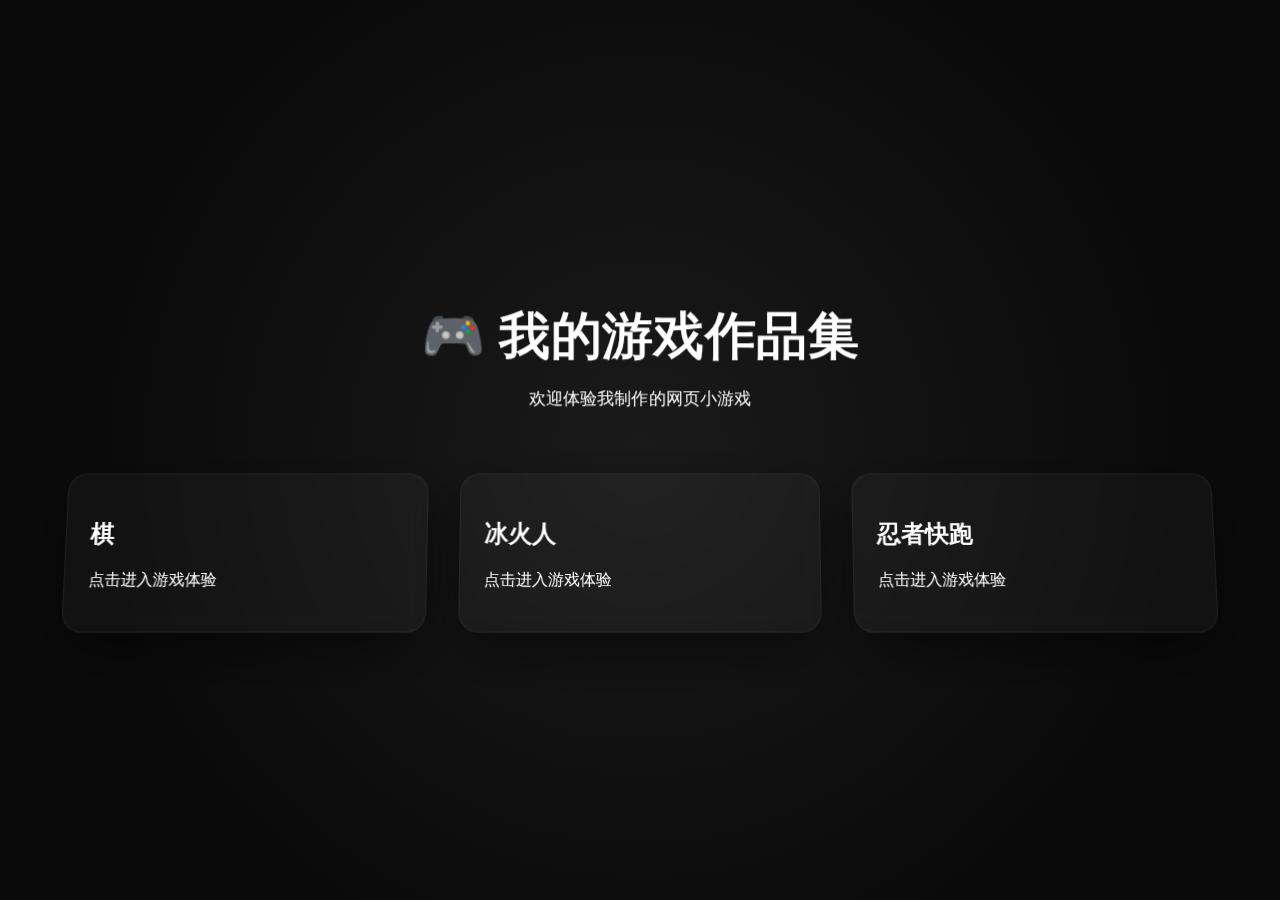
<file: index.html>
<!DOCTYPE html>
<html lang="zh">
<head>
  <meta charset="UTF-8" />
  <meta name="viewport" content="width=device-width, initial-scale=1.0"/>
  <title>我的游戏作品集</title>
  <link rel="stylesheet" href="style.css" />
</head>
<body>
  <header>
    <h1>🎮 我的游戏作品集</h1>
    <p>欢迎体验我制作的网页小游戏</p>
  </header>
  <main class="grid">
    <a class="card" href="games/TEST3/index.html" target="_blank">
      <h2>棋</h2>
      <p>点击进入游戏体验</p>
    <a class="card" href="games/TEST5/index.html" target="_blank">
      <h2>冰火人</h2>
      <p>点击进入游戏体验</p>
    </a>
    <a class="card" href="games/TEST7/index.html" target="_blank">
      <h2>忍者快跑</h2>
      <p>点击进入游戏体验</p>
    </a>
    <!-- <a class="card" href="#" onclick="alert('示例游戏：未上线'); return false;">
      <h2>示例游戏</h2>
      <p>敬请期待...</p>
    </a> -->
  </main>
</body>
</html>
</file>
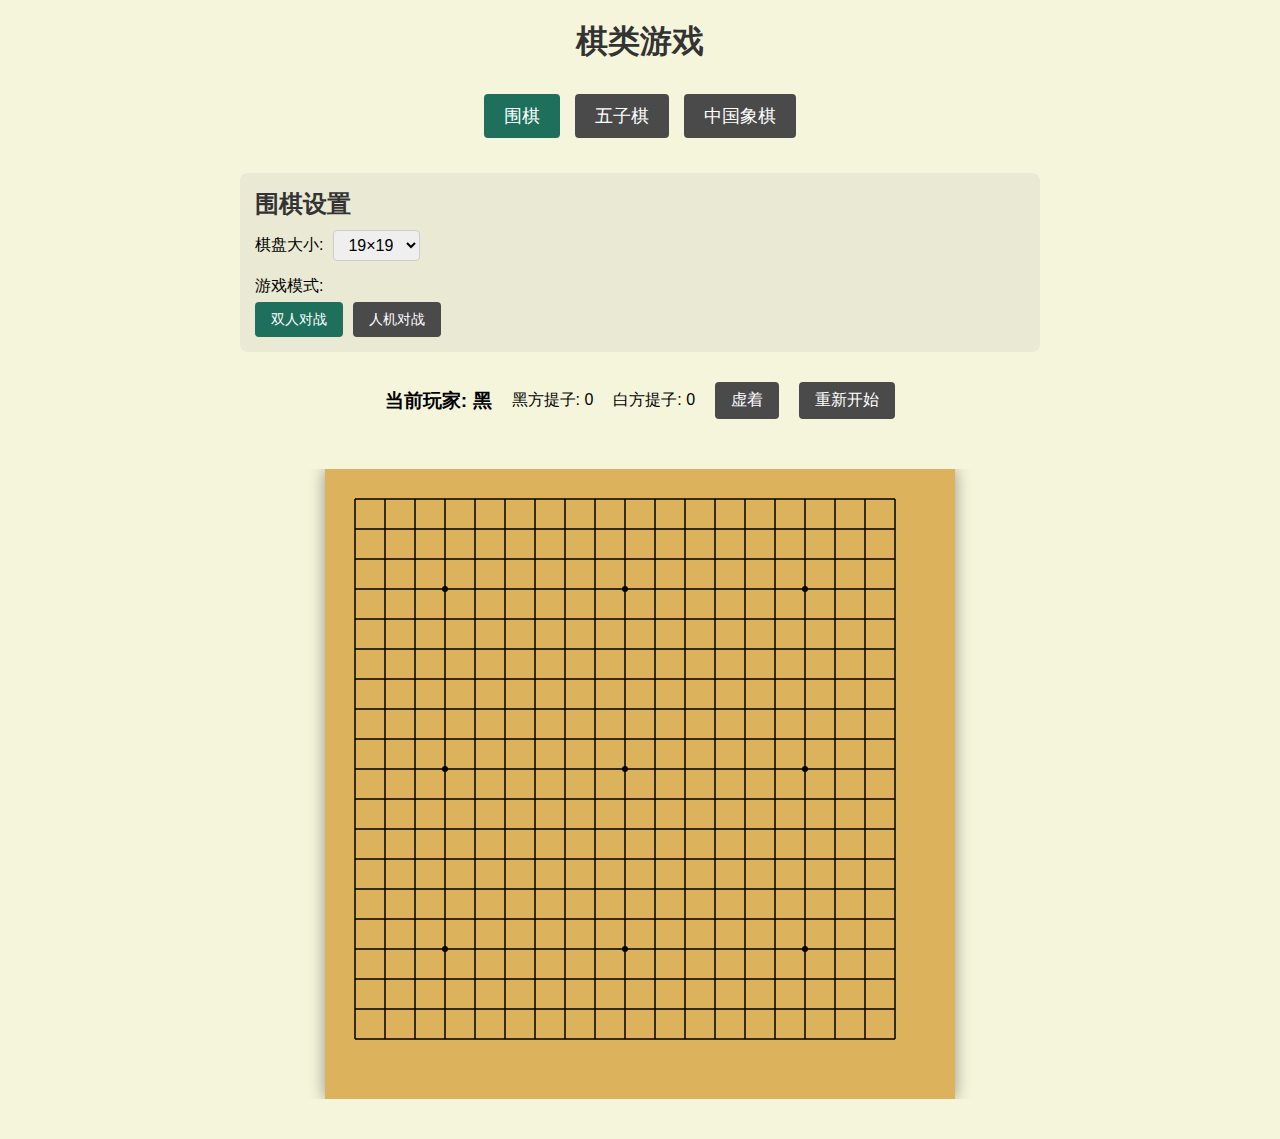
<file: games/TEST3/index.html>
<!DOCTYPE html>
<html lang="zh">
<head>
    <meta charset="UTF-8">
    <meta name="viewport" content="width=device-width, initial-scale=1.0, maximum-scale=1.0, user-scalable=no">
    <title>棋类游戏</title>
    <link rel="stylesheet" href="style.css">
</head>
<body>
    <div class="container">
        <h1>棋类游戏</h1>
        
        <!-- 游戏选择 -->
        <div class="game-selection">
            <button id="go-game-btn" class="game-btn active">围棋</button>
            <button id="gomoku-game-btn" class="game-btn">五子棋</button>
            <button id="chess-game-btn" class="game-btn">中国象棋</button>
        </div>
        
        <!-- 围棋设置 -->
        <div id="go-settings" class="game-settings">
            <h2>围棋设置</h2>
            <div class="board-size-selection">
                <label>棋盘大小:</label>
                <select id="go-board-size">
                    <option value="9">9×9</option>
                    <option value="13">13×13</option>
                    <option value="19" selected>19×19</option>
                </select>
            </div>
            <!-- 游戏模式选择将由JS添加 -->
        </div>
        
        <!-- 五子棋设置 -->
        <div id="gomoku-settings" class="game-settings" style="display: none;">
            <h2>五子棋设置</h2>
            <p>标准15×15棋盘</p>
            <!-- 游戏模式选择将由JS添加 -->
        </div>
        
        <!-- 象棋设置 -->
        <div id="chess-settings" class="game-settings" style="display: none;">
            <h2>中国象棋设置</h2>
            <p>传统中国象棋</p>
            <!-- 游戏模式选择将由JS添加 -->
        </div>
        
        <!-- 通用游戏信息 -->
        <div class="game-info">
            <div class="player-turn">当前玩家: <span id="current-player">黑</span></div>
            <div id="captures-container" class="captures">
                <span>黑方提子: <span id="black-captures">0</span></span>
                <span>白方提子: <span id="white-captures">0</span></span>
            </div>
            <button id="pass-btn">虚着</button>
            <button id="reset-btn">重新开始</button>
        </div>
        
        <div class="board-container">
            <canvas id="board"></canvas>
        </div>
    </div>
    <script src="script.js"></script>
</body>
</html>
</file>
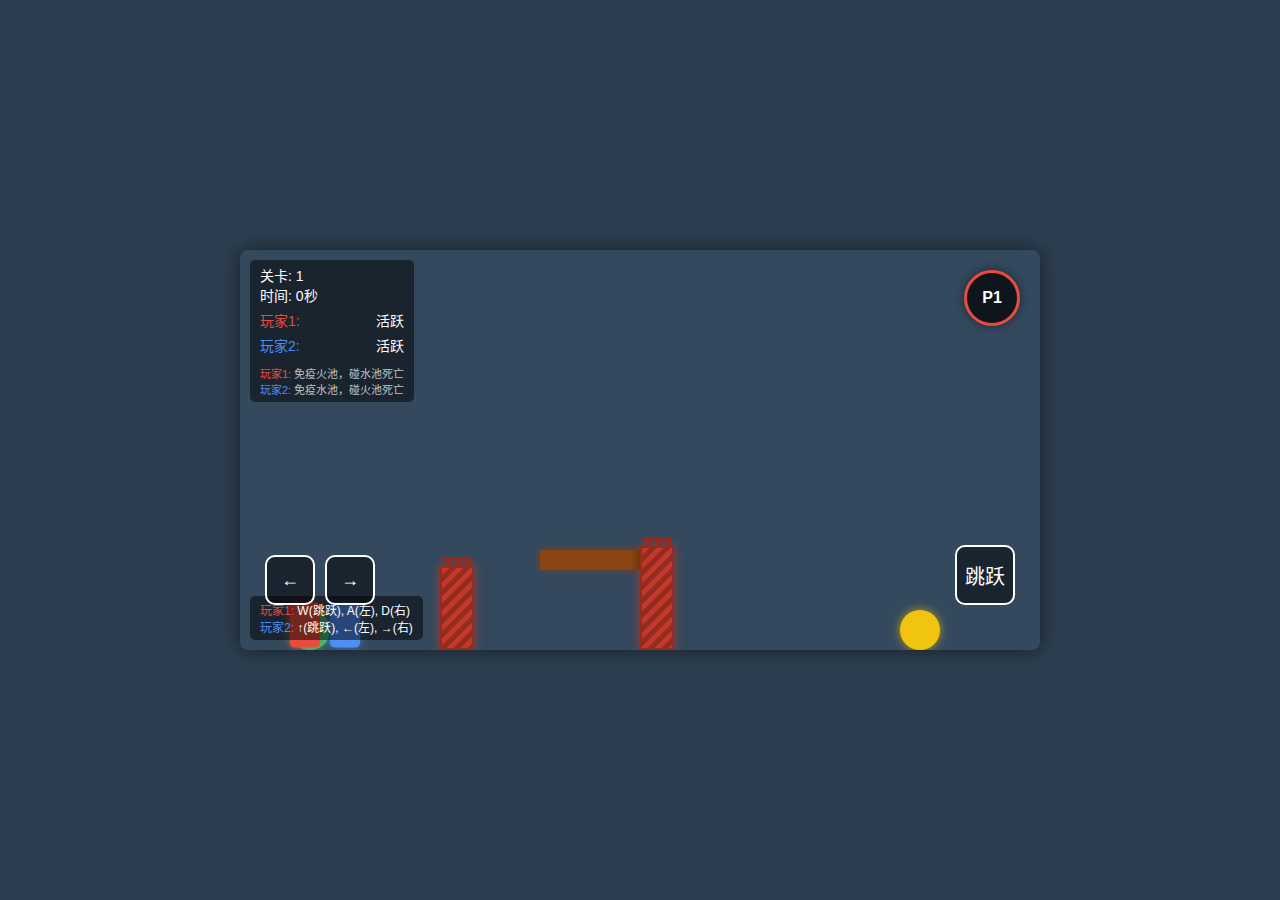
<file: games/TEST5/index.html>
<!DOCTYPE html>
<html lang="zh-CN">
<head>
    <meta charset="UTF-8">
    <meta name="viewport" content="width=device-width, initial-scale=1.0, maximum-scale=1.0, user-scalable=no">
    <title>横板跳跃游戏 - 双人模式</title>
    <style>
        body {
            margin: 0;
            padding: 0;
            font-family: 'Arial', sans-serif;
            background-color: #2c3e50;
            display: flex;
            justify-content: center;
            align-items: center;
            height: 100vh;
            overflow: hidden;
            color: white;
        }
        
        #game-container {
            position: relative;
            width: 800px;
            height: 400px;
            background-color: #34495e;
            border-radius: 8px;
            overflow: hidden;
            box-shadow: 0px 0px 20px rgba(0, 0, 0, 0.5);
        }
        
        #player {
            position: absolute;
            width: 30px;
            height: 50px;
            background-color: #e74c3c;
            border-radius: 5px;
            z-index: 20;
            box-shadow: 0px 0px 10px rgba(231, 76, 60, 0.7);
            transition: all 0.3s ease;
        }
        
        #player2 {
            position: absolute;
            width: 30px;
            height: 50px;
            background-color: #4e8df2;
            border-radius: 5px;
            z-index: 20;
            box-shadow: 0px 0px 10px rgba(78, 141, 242, 0.7);
            transition: all 0.3s ease;
        }
        
        .obstacle {
            position: absolute;
            background-color: #c0392b;
            z-index: 5;
            box-shadow: 0px 0px 10px rgba(192, 57, 43, 0.8);
            border: 2px solid #922b21;
            background-image: linear-gradient(135deg, #c0392b 25%, #922b21 25%, #922b21 50%, #c0392b 50%, #c0392b 75%, #922b21 75%, #922b21 100%);
            background-size: 14px 14px;
        }
        
        .obstacle::before {
            content: "";
            position: absolute;
            top: -10px;
            left: 0;
            width: 100%;
            height: 10px;
            background-image: linear-gradient(45deg, transparent 50%, #922b21 50%);
            background-size: 10px 10px;
        }
        
        .platform {
            position: absolute;
            background-color: #8B4513; /* 褐色平台 */
            z-index: 5;
            box-shadow: 0px 0px 10px rgba(139, 69, 19, 0.7);
            border-radius: 3px;
            background-image: linear-gradient(90deg, #8B4513 90%, #6e3809 100%);
        }
        
        .water {
            position: absolute;
            background-color: #3498db;
            z-index: 5;
            box-shadow: 0px 0px 10px rgba(52, 152, 219, 0.7);
            opacity: 0.8;
            background-image: linear-gradient(0deg, #3498db 85%, #5dade2 100%);
            border-radius: 0 0 5px 5px;
            animation: waterWave 2s infinite ease-in-out;
        }
        
        @keyframes waterWave {
            0%, 100% { transform: translateY(0); }
            50% { transform: translateY(2px); }
        }
        
        .fire {
            position: absolute;
            background-color: #e74c3c;
            z-index: 5;
            box-shadow: 0px 0px 10px rgba(231, 76, 60, 0.9);
            opacity: 0.9;
            background-image: linear-gradient(0deg, #e74c3c 60%, #f39c12 85%, #f1c40f 100%);
            border-radius: 0 0 5px 5px;
            animation: fireFlicker 0.5s infinite alternate;
        }
        
        @keyframes fireFlicker {
            0% { opacity: 0.8; box-shadow: 0px 0px 10px rgba(231, 76, 60, 0.7); }
            100% { opacity: 1; box-shadow: 0px 0px 15px rgba(231, 76, 60, 1); }
        }
        
        #start {
            position: absolute;
            width: 40px;
            height: 40px;
            background-color: #2ecc71;
            border-radius: 50%;
            bottom: 0;
            left: 50px;
            z-index: 10;
            box-shadow: 0px 0px 10px rgba(46, 204, 113, 0.7);
        }
        
        #finish {
            position: absolute;
            width: 40px;
            height: 40px;
            background-color: #f1c40f;
            border-radius: 50%;
            bottom: 0;
            right: 50px;
            z-index: 10;
            box-shadow: 0px 0px 10px rgba(241, 196, 15, 0.7);
            animation: pulse 1.5s infinite;
        }
        
        @keyframes pulse {
            0% {
                transform: scale(1);
            }
            50% {
                transform: scale(1.1);
            }
            100% {
                transform: scale(1);
            }
        }
        
        #game-over, #level-complete, #level-selection {
            position: absolute;
            top: 0;
            left: 0;
            width: 100%;
            height: 100%;
            background-color: rgba(0, 0, 0, 0.8);
            display: none;
            flex-direction: column;
            justify-content: center;
            align-items: center;
            z-index: 100;
        }
        
        #game-over h2, #level-complete h2, #level-selection h2 {
            color: white;
            font-size: 28px;
            margin-bottom: 20px;
        }
        
        #game-over p, #level-complete p {
            color: white;
            font-size: 18px;
            margin-bottom: 30px;
        }
        
        .button {
            padding: 10px 20px;
            margin: 10px;
            border: none;
            border-radius: 5px;
            background-color: #3498db;
            color: white;
            font-size: 16px;
            cursor: pointer;
            transition: all 0.3s;
        }
        
        .button:hover {
            background-color: #2980b9;
            transform: scale(1.05);
        }
        
        #level-buttons {
            display: flex;
            flex-wrap: wrap;
            justify-content: center;
            max-width: 300px;
            margin-bottom: 20px;
        }
        
        .level-button {
            width: 50px;
            height: 50px;
            margin: 5px;
            display: flex;
            justify-content: center;
            align-items: center;
            background-color: #3498db;
            color: white;
            font-size: 20px;
            border-radius: 5px;
            cursor: pointer;
            transition: all 0.3s;
        }
        
        .level-button:hover {
            background-color: #2980b9;
            transform: scale(1.1);
        }
        
        .level-button.locked {
            background-color: #7f8c8d;
            cursor: not-allowed;
        }
        
        #game-info {
            position: absolute;
            top: 10px;
            left: 10px;
            z-index: 50;
            color: white;
            font-size: 14px;
            background-color: rgba(0, 0, 0, 0.5);
            padding: 5px 10px;
            border-radius: 5px;
        }
        
        #player-controls {
            position: absolute;
            bottom: 10px;
            left: 10px;
            z-index: 50;
            color: white;
            font-size: 12px;
            background-color: rgba(0, 0, 0, 0.5);
            padding: 5px 10px;
            border-radius: 5px;
        }
        
        .player-status {
            display: flex;
            justify-content: space-between;
            margin-top: 5px;
        }
        
        .player1-color {
            color: #e74c3c;
        }
        
        .player2-color {
            color: #4e8df2;
        }
        
        /* 新增：角色特性提示 */
        .player-abilities {
            margin-top: 10px;
            font-size: 11px;
            color: #bdc3c7;
        }
        
        /* 移动端控制样式 */
        #mobile-controls {
            position: absolute;
            bottom: 20px;
            width: 100%;
            display: flex;
            justify-content: space-between;
            z-index: 50;
            display: none; /* 默认隐藏，在移动设备上显示 */
        }
        
        .direction-controls {
            position: absolute;
            bottom: 20px;
            left: 20px;
            display: flex;
            flex-direction: column;
            align-items: center;
        }
        
        .jump-btn-container {
            position: absolute;
            bottom: 20px;
            right: 20px;
        }
        
        .switch-player-btn {
            position: absolute;
            top: 20px;
            right: 20px;
            width: 50px;
            height: 50px;
            border-radius: 50%;
            background-color: rgba(0, 0, 0, 0.7);
            border: 3px solid;
            color: white;
            font-size: 16px;
            font-weight: bold;
            display: flex;
            justify-content: center;
            align-items: center;
            cursor: pointer;
            transition: all 0.3s ease;
            z-index: 100;
            touch-action: manipulation;
            box-shadow: 0 0 10px rgba(0,0,0,0.5);
            animation: pulse 1.5s infinite alternate;
        }
        
        .switch-player-btn:hover {
            transform: scale(1.1);
            box-shadow: 0 0 15px rgba(0,0,0,0.7);
        }
        
        @keyframes pulse {
            0% { transform: scale(1); }
            100% { transform: scale(1.05); }
        }
        
        .mobile-control-label {
            font-weight: bold;
            margin-bottom: 5px;
            font-size: 14px;
        }
        
        .control-btn {
            background-color: rgba(0, 0, 0, 0.5);
            border: 2px solid;
            border-radius: 10px;
            width: 50px;
            height: 50px;
            font-size: 18px;
            display: flex;
            justify-content: center;
            align-items: center;
            margin: 5px;
            cursor: pointer;
            color: white;
            touch-action: manipulation;
            user-select: none;
            -webkit-user-select: none;
        }
        
        .player1-controls .control-btn, .player1-border {
            border-color: #e74c3c;
        }
        
        .player2-controls .control-btn, .player2-border {
            border-color: #4e8df2;
        }
        
        .jump-btn {
            width: 60px;
            height: 60px;
            font-size: 20px;
        }
        
        .direction-controls-inner {
            display: flex;
        }
        
        /* 响应式设计 */
        @media (max-width: 800px) {
            #game-container {
                width: 100%;
                height: 100vh;
                border-radius: 0;
            }
            
            #player-controls {
                display: none; /* 在移动设备上隐藏键盘提示 */
            }
        }
        
        /* 角色发光效果 */
        .player-active {
            animation: glow 1.5s infinite alternate;
        }
        
        @keyframes glow {
            0% {
                box-shadow: 0 0 10px 2px rgba(255, 255, 255, 0.7);
            }
            100% {
                box-shadow: 0 0 20px 5px rgba(255, 255, 255, 0.9);
            }
        }
        
        /* 玩家1发光效果 */
        #player.player-active {
            animation: glow-player1 1.5s infinite alternate;
        }
        
        @keyframes glow-player1 {
            0% {
                box-shadow: 0 0 10px 2px rgba(231, 76, 60, 0.7);
            }
            100% {
                box-shadow: 0 0 20px 5px rgba(231, 76, 60, 0.9);
            }
        }
        
        /* 玩家2发光效果 */
        #player2.player-active {
            animation: glow-player2 1.5s infinite alternate;
        }
        
        @keyframes glow-player2 {
            0% {
                box-shadow: 0 0 10px 2px rgba(78, 141, 242, 0.7);
            }
            100% {
                box-shadow: 0 0 20px 5px rgba(78, 141, 242, 0.9);
            }
        }
    </style>
</head>
<body>
    <div id="game-container">
        <div id="game-info">
            <div>关卡: <span id="current-level">1</span></div>
            <div>时间: <span id="timer">0</span>秒</div>
            <div class="player-status">
                <span class="player1-color">玩家1:</span>
                <span id="player1-status">活跃</span>
            </div>
            <div class="player-status">
                <span class="player2-color">玩家2:</span>
                <span id="player2-status">活跃</span>
            </div>
            <div class="player-abilities">
                <div><span class="player1-color">玩家1:</span> 免疫火池，碰水池死亡</div>
                <div><span class="player2-color">玩家2:</span> 免疫水池，碰火池死亡</div>
            </div>
        </div>
        <div id="player-controls">
            <div><span class="player1-color">玩家1:</span> W(跳跃), A(左), D(右)</div>
            <div><span class="player2-color">玩家2:</span> ↑(跳跃), ←(左), →(右)</div>
        </div>
        
        <!-- 移动端控制按钮 -->
        <div id="mobile-controls">
            <!-- 方向控制按钮 (左侧) -->
            <div class="direction-controls">
                <div class="direction-controls-inner">
                    <button class="control-btn left-btn" id="player-left">←</button>
                    <button class="control-btn right-btn" id="player-right">→</button>
                </div>
            </div>
            
            <!-- 跳跃按钮 (右侧) -->
            <div class="jump-btn-container">
                <button class="control-btn jump-btn" id="player-jump">跳跃</button>
            </div>
        </div>
        
        <!-- 切换玩家按钮（独立于移动控件） -->
        <div id="switch-player-btn" class="switch-player-btn player1-border">P1</div>

        <div id="player"></div>
        <div id="player2"></div>
        <div id="start"></div>
        <div id="finish"></div>
        
        <div id="game-over">
            <h2>游戏结束</h2>
            <p id="game-over-text">你撞到了障碍物！</p>
            <button id="restart-btn" class="button">重新开始</button>
            <button id="level-select-btn" class="button">选择关卡</button>
        </div>
        
        <div id="level-complete">
            <h2>关卡完成！</h2>
            <p id="level-complete-text">恭喜你们完成了关卡！</p>
            <p>完成时间: <span id="level-time">0</span>秒</p>
            <p id="winner-text"></p>
            <button id="next-level-btn" class="button">下一关</button>
            <button id="level-select-btn-2" class="button">选择关卡</button>
        </div>
        
        <div id="level-selection">
            <h2>选择关卡</h2>
            <div id="level-buttons"></div>
            <button id="main-menu-btn" class="button">主菜单</button>
            <button id="reset-progress-btn" class="button">重置进度</button>
        </div>
    </div>
    
    <script src="game.js"></script>
</body>
</html>
</file>
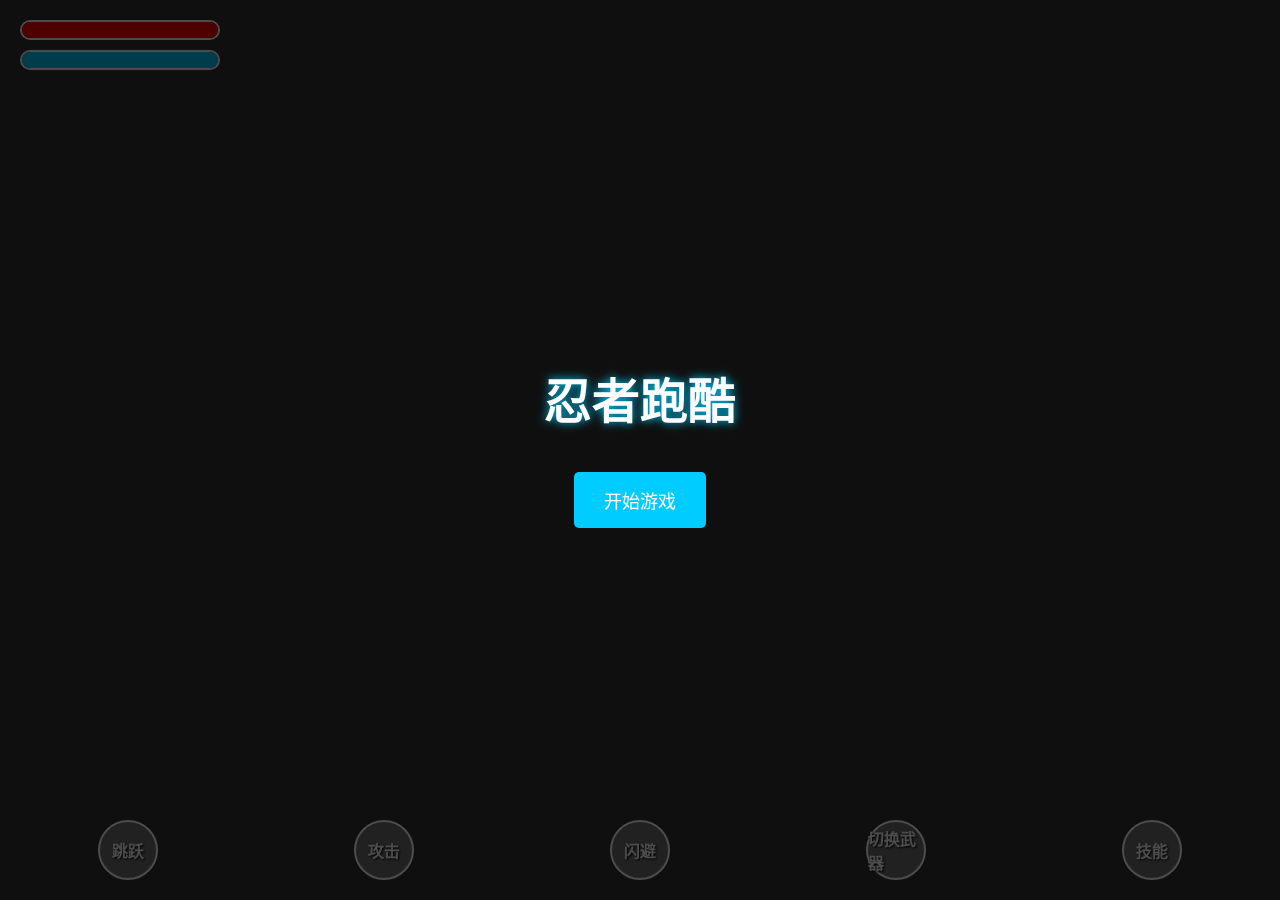
<file: games/TEST7/index.html>
<!DOCTYPE html>
<html lang="zh-CN">
<head>
    <meta charset="UTF-8">
    <meta name="viewport" content="width=device-width, initial-scale=1.0, maximum-scale=1.0, user-scalable=no">
    <title>忍者跑酷</title>
    <link rel="stylesheet" href="style.css">
    <script>
        // 定义一个全局的startGame函数，以便内联onclick属性可以调用
        function startGame() {
            console.log('开始游戏函数被调用');
            document.getElementById('game-menu').style.display = 'none';
            
            const debugOutput = document.getElementById('debug-output');
            if (debugOutput) {
                debugOutput.innerHTML += '开始游戏函数被调用<br>';
            }
        }
    </script>
</head>
<body>
    <div id="game-container">
        <canvas id="game-canvas"></canvas>
        
        <div id="ui-overlay">
            <div id="health-bar-container">
                <div id="health-bar"></div>
            </div>
            <div id="energy-bar-container">
                <div id="energy-bar"></div>
            </div>
            
            <!-- 移动端控制按钮 -->
            <div id="mobile-controls">
                <div id="jump-btn">跳跃</div>
                <div id="attack-btn">攻击</div>
                <div id="dodge-btn">闪避</div>
                <div id="weapon-switch-btn">切换武器</div>
                <div id="skill-btn">技能</div>
            </div>
            
            <!-- 游戏菜单 -->
            <div id="game-menu">
                <h1>忍者跑酷</h1>
                <button id="start-btn" onclick="startGame();">开始游戏</button>
                <button id="restart-btn" style="display: none;">重新开始</button>
            </div>
            
            <!-- 游戏结束 -->
            <div id="game-over" style="display: none;">
                <h2>游戏结束</h2>
                <p id="final-score">得分: 0</p>
                <button id="restart-game-btn">再试一次</button>
                <button id="menu-btn">返回主菜单</button>
            </div>
        </div>
    </div>
    
    <!-- 预加载图像 -->
    <div id="preload" style="display: none;">
        <!-- 这里将由JavaScript动态添加图像 -->
    </div>
    
    <!-- 添加调试信息显示区域 -->
    <div id="debug-info" style="position: fixed; top: 10px; right: 10px; background: rgba(0,0,0,0.7); color: white; padding: 10px; max-width: 300px; z-index: 9999; display: none;">
        <div>调试信息：</div>
        <div id="debug-output"></div>
    </div>
    
    <script>
        // 简单的调试函数
        function debugLog(message) {
            console.log(message);
            const debugOutput = document.getElementById('debug-output');
            if (debugOutput) {
                debugOutput.innerHTML += message + '<br>';
            }
        }
        
        // 页面加载完成后显示调试信息
        window.addEventListener('load', function() {
            debugLog('页面加载完成');
            
            // 测试按钮可点击性
            const startBtn = document.getElementById('start-btn');
            if (startBtn) {
                debugLog('找到开始游戏按钮');
                
                // 添加额外的点击事件监听器
                startBtn.addEventListener('click', function() {
                    debugLog('按钮被点击（通过事件监听器）！');
                    // 直接隐藏菜单
                    document.getElementById('game-menu').style.display = 'none';
                });
            } else {
                debugLog('未找到开始游戏按钮');
            }
        });
    </script>
    
    <!-- 先加载调试脚本 -->
    <script src="debug.js"></script>
    <!-- 然后加载主游戏脚本 -->
    <script src="script.js"></script>
</body>
</html>
</file>
<file: style.css>
body {
  margin: 0;
  font-family: 'Segoe UI', sans-serif;
  background-color: #0a0a0a;
  background-image: radial-gradient(circle at center, #1a1a1a 0%, #0a0a0a 70%);
  color: white;
  min-height: 100vh;
  display: flex;
  flex-direction: column;
  align-items: center;
  justify-content: center;
  overflow-x: hidden;
  perspective: 1200px;
  transform-style: preserve-3d;
}
header {
  padding: 4rem 2rem 2rem 2rem;
  text-align: center;
  transform: translateZ(80px);
}
header h1 {
  font-size: 3rem;
  margin-bottom: 0.5rem;
}
main {
  display: grid;
  grid-template-columns: repeat(auto-fit, minmax(280px, 1fr));
  gap: 2rem;
  width: 90%;
  max-width: 1200px;
  padding: 2rem;
  transform: rotateX(6deg) translateY(-20px);
}
.card {
  background: rgba(255, 255, 255, 0.03);
  border: 1px solid rgba(255, 255, 255, 0.06);
  border-radius: 20px;
  padding: 1.5rem;
  color: inherit;
  text-decoration: none;
  box-shadow:
    0 20px 60px rgba(0, 0, 0, 0.5),
    inset 0 0 10px rgba(255, 255, 255, 0.02);
  backdrop-filter: blur(8px);
  transition: all 0.5s ease;
}
.card:hover {
  transform: scale(1.03) translateZ(30px);
  box-shadow:
    0 30px 80px rgba(0, 0, 0, 0.6),
    0 0 20px rgba(255, 255, 255, 0.08);
}
</file>
<file: games/TEST3/style.css>
* {
    margin: 0;
    padding: 0;
    box-sizing: border-box;
}

body {
    font-family: 'Microsoft YaHei', sans-serif;
    display: flex;
    justify-content: center;
    background-color: #f5f5dc;
    padding: 20px;
    touch-action: manipulation; /* 优化移动端触摸体验 */
}

.container {
    display: flex;
    flex-direction: column;
    align-items: center;
    gap: 20px;
    max-width: 800px;
    width: 100%;
}

h1, h2 {
    color: #333;
    margin-bottom: 10px;
}

.game-selection {
    display: flex;
    gap: 15px;
    margin-bottom: 15px;
}

.game-btn {
    padding: 10px 20px;
    font-size: 1.1rem;
    background-color: #4a4a4a;
    color: white;
    border: none;
    border-radius: 4px;
    cursor: pointer;
    transition: background-color 0.3s;
}

.game-btn:hover {
    background-color: #333;
}

.game-btn.active {
    background-color: #1e6f5c;
}

.game-settings {
    width: 100%;
    padding: 15px;
    background-color: #e9e9d4;
    border-radius: 8px;
    margin-bottom: 10px;
}

.board-size-selection {
    display: flex;
    align-items: center;
    gap: 10px;
    margin-bottom: 15px;
}

.board-size-selection select {
    padding: 5px 10px;
    border-radius: 4px;
    border: 1px solid #ccc;
    font-size: 1rem;
}

.mode-selection {
    margin-top: 15px;
}

.mode-buttons {
    display: flex;
    gap: 10px;
    margin-top: 5px;
}

.mode-btn {
    padding: 8px 16px;
    background-color: #4a4a4a;
    color: white;
    border: none;
    border-radius: 4px;
    cursor: pointer;
    font-size: 0.9rem;
    transition: background-color 0.3s;
}

.mode-btn:hover {
    background-color: #333;
}

.mode-btn.active {
    background-color: #1e6f5c;
}

.game-info {
    display: flex;
    flex-wrap: wrap;
    gap: 20px;
    align-items: center;
    margin-bottom: 10px;
    width: 100%;
    justify-content: center;
}

.player-turn {
    font-size: 1.2rem;
    font-weight: bold;
}

.captures {
    display: flex;
    gap: 20px;
}

button {
    padding: 8px 16px;
    background-color: #4a4a4a;
    color: white;
    border: none;
    border-radius: 4px;
    cursor: pointer;
    font-size: 1rem;
    transition: background-color 0.3s;
}

button:hover {
    background-color: #333;
}

.board-container {
    position: relative;
    margin-top: 20px;
    margin-bottom: 20px;
    display: flex;
    justify-content: center;
    align-items: center;
    width: 100%;
    overflow: hidden; /* 改为hidden以防止滚动 */
    touch-action: none; /* 允许自定义触摸事件处理 */
}

#board {
    box-shadow: 0 0 15px rgba(0, 0, 0, 0.4);
    margin: 0 auto;
    max-width: 100%;
    /* 添加以下样式支持缩放功能 */
    transform-origin: center center;
    transition: transform 0.1s ease-out;
    touch-action: none;
    will-change: transform; /* 优化性能 */
}

/* 添加缩放指示 */
.zoom-controls {
    position: absolute;
    bottom: -30px;
    display: flex;
    gap: 10px;
    font-size: 0.9rem;
    color: #666;
}

.zoom-controls span {
    user-select: none;
}

@media (max-width: 600px) {
    .game-info {
        flex-direction: column;
        align-items: stretch;
    }
    
    .game-selection {
        flex-direction: column;
    }
    
    .mode-buttons {
        flex-direction: column;
    }
    
    /* 更好的移动端支持 */
    body {
        padding: 10px;
    }
    
    .game-btn, button {
        padding: 10px;
        width: 100%;
        margin-bottom: 5px;
    }
    
    h1 {
        font-size: 1.5rem;
    }
    
    h2 {
        font-size: 1.2rem;
    }
    
    .player-turn, .captures {
        font-size: 1rem;
    }
}
</file>
<file: games/TEST7/style.css>
/* 
 * 忍者跑酷游戏样式表
 */

/* 全局样式重置 */
* {
    margin: 0;
    padding: 0;
    box-sizing: border-box;
}

body, html {
    width: 100%;
    height: 100%;
    overflow: hidden;
    font-family: 'Arial', sans-serif;
    background-color: #000;
}

/* 游戏容器 */
#game-container {
    position: relative;
    width: 100%;
    height: 100%;
    overflow: hidden;
}

/* 游戏画布 */
#game-canvas {
    position: absolute;
    top: 0;
    left: 0;
    width: 100%;
    height: 100%;
    background-color: #333;
}

/* UI 覆盖层 */
#ui-overlay {
    position: absolute;
    top: 0;
    left: 0;
    width: 100%;
    height: 100%;
    pointer-events: none; /* 允许点击穿透到画布 */
}

/* 生命值和能量条 */
#health-bar-container, #energy-bar-container {
    position: absolute;
    top: 20px;
    left: 20px;
    width: 200px;
    height: 20px;
    background-color: rgba(0, 0, 0, 0.5);
    border: 2px solid #fff;
    border-radius: 10px;
    overflow: hidden;
}

#energy-bar-container {
    top: 50px;
}

#health-bar {
    width: 100%;
    height: 100%;
    background-color: #f00;
    transition: width 0.3s;
}

#energy-bar {
    width: 100%;
    height: 100%;
    background-color: #0cf;
    transition: width 0.3s;
}

/* 移动端控制按钮 */
#mobile-controls {
    position: absolute;
    bottom: 20px;
    width: 100%;
    display: flex;
    justify-content: space-around;
    pointer-events: auto; /* 使按钮可点击 */
}

#mobile-controls div {
    width: 60px;
    height: 60px;
    background-color: rgba(255, 255, 255, 0.3);
    border: 2px solid #fff;
    border-radius: 50%;
    display: flex;
    justify-content: center;
    align-items: center;
    color: #fff;
    font-weight: bold;
    text-shadow: 1px 1px 2px #000;
    user-select: none;
    cursor: pointer;
}

#mobile-controls div:active {
    background-color: rgba(255, 255, 255, 0.5);
    transform: scale(0.95);
}

/* 游戏菜单 */
#game-menu {
    position: absolute;
    top: 0;
    left: 0;
    width: 100%;
    height: 100%;
    display: flex;
    flex-direction: column;
    justify-content: center;
    align-items: center;
    background-color: rgba(0, 0, 0, 0.7);
    pointer-events: auto; /* 使菜单可点击 */
}

#game-menu h1 {
    color: #fff;
    font-size: 48px;
    margin-bottom: 30px;
    text-shadow: 0 0 10px #0cf;
}

/* 游戏结束 */
#game-over {
    position: absolute;
    top: 0;
    left: 0;
    width: 100%;
    height: 100%;
    display: none;
    flex-direction: column;
    justify-content: center;
    align-items: center;
    background-color: rgba(0, 0, 0, 0.7);
    pointer-events: auto; /* 使菜单可点击 */
}

#game-over h2 {
    color: #f00;
    font-size: 48px;
    margin-bottom: 20px;
    text-shadow: 0 0 10px #f00;
}

#final-score {
    color: #fff;
    font-size: 24px;
    margin-bottom: 30px;
}

/* 按钮样式 */
button {
    background-color: #0cf;
    color: #fff;
    border: none;
    padding: 15px 30px;
    margin: 10px;
    font-size: 18px;
    border-radius: 5px;
    cursor: pointer;
    transition: all 0.3s;
    pointer-events: auto; /* 确保按钮可点击 */
}

button:hover {
    background-color: #09f;
    transform: scale(1.05);
}

button:active {
    transform: scale(0.95);
}

/* 调试区域 */
#debug-info {
    max-height: 200px;
    overflow-y: auto;
    font-size: 12px;
    border-radius: 5px;
}

#debug-output {
    opacity: 0.8;
    line-height: 1.3;
}

/* 在小屏幕上隐藏调试信息 */
@media (max-width: 768px) {
    #debug-info {
        display: none;
    }
}
</file>
